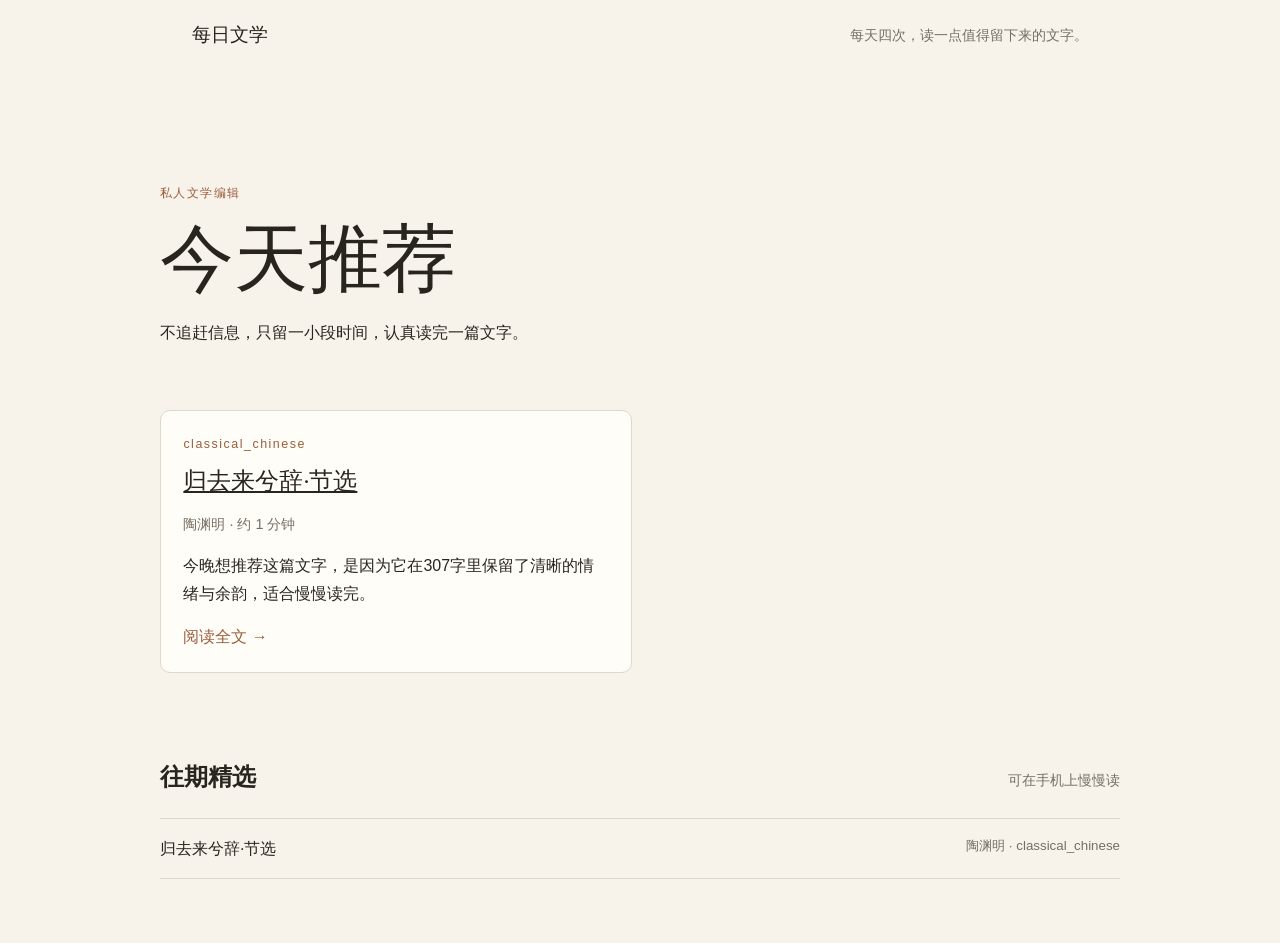
<file: site/index.html>
<!doctype html>
<html lang="zh-CN"><head><meta charset="utf-8"><meta name="viewport" content="width=device-width,initial-scale=1"><title>每日文学</title><link rel="stylesheet" href="static/css/main.css"></head>
<body><header class="site-header"><a class="brand" href="./">每日文学</a><span>每天四次，读一点值得留下来的文字。</span></header>
<main class="container"><section class="intro"><p class="kicker">私人文学编辑</p><h1>今天推荐</h1><p>不追赶信息，只留一小段时间，认真读完一篇文字。</p></section><section class="feature-grid"><article class="feature-card"><p class="kicker">classical_chinese</p><h2><a href="articles/20260916-2308-9f99a51d.html">归去来兮辞·节选</a></h2><p class="byline">陶渊明 · 约 1 分钟</p><p>今晚想推荐这篇文字，是因为它在307字里保留了清晰的情绪与余韵，适合慢慢读完。</p><a class="text-link" href="articles/20260916-2308-9f99a51d.html">阅读全文 →</a></article></section>
<section class="archive"><div class="section-heading"><h2>往期精选</h2><span>可在手机上慢慢读</span></div><ul><li><a href="articles/20260916-2308-9f99a51d.html"><span>归去来兮辞·节选</span><small>陶渊明 · classical_chinese</small></a></li></ul></section></main><script src="static/js/reader.js" defer></script></body></html>
</file>
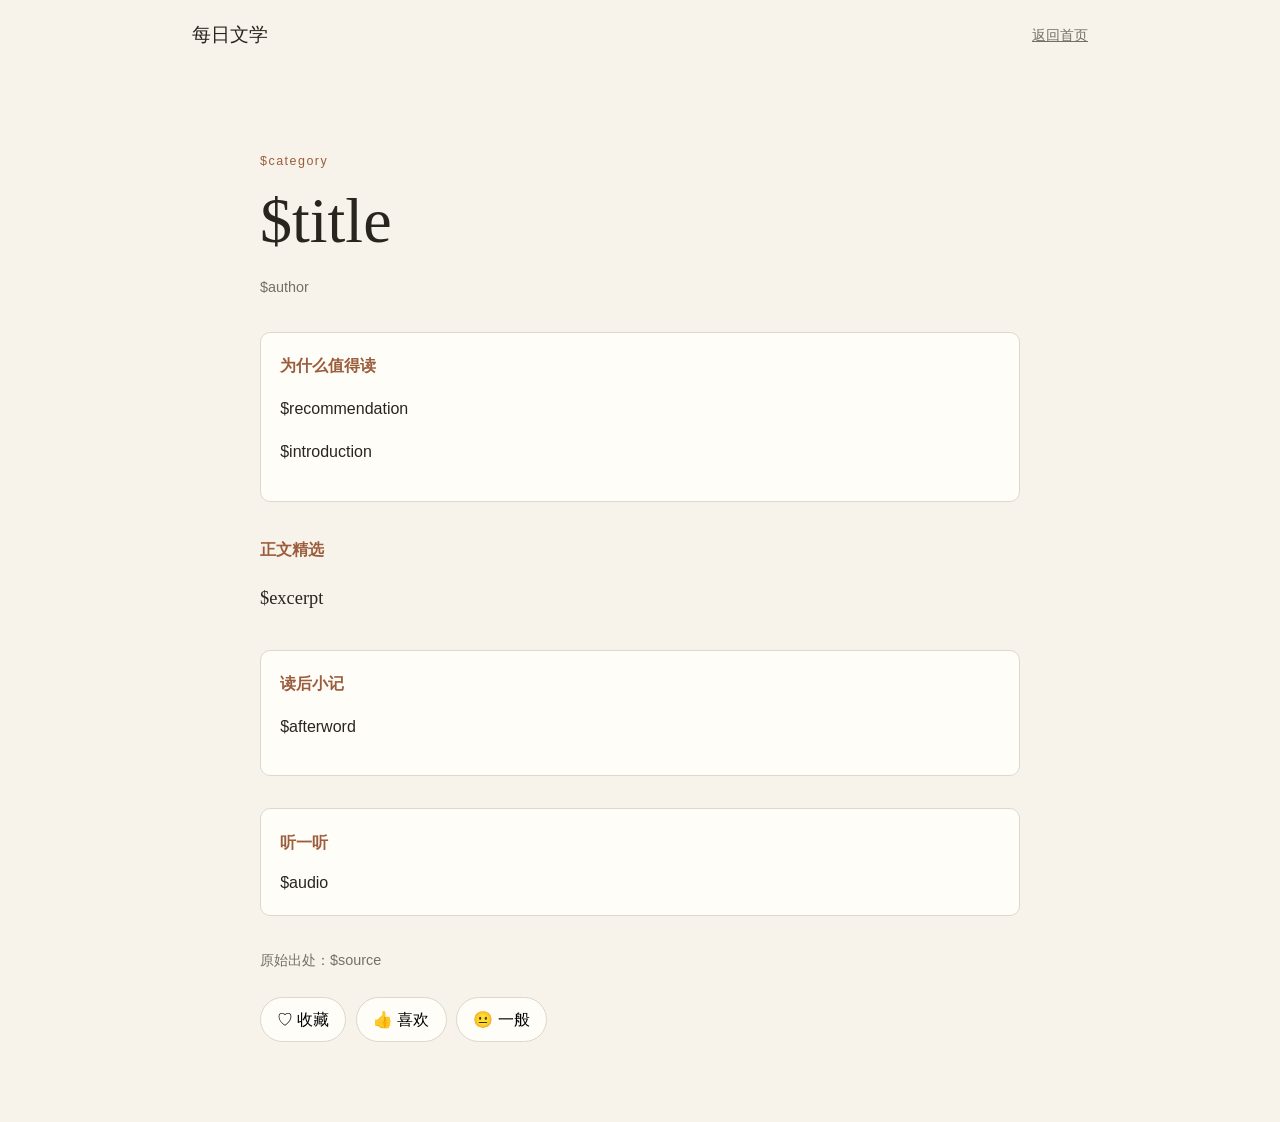
<file: templates/article.html>
<!doctype html>
<html lang="zh-CN"><head><meta charset="utf-8"><meta name="viewport" content="width=device-width,initial-scale=1"><title>$title｜每日文学</title><link rel="stylesheet" href="../static/css/main.css"></head>
<body><header class="site-header"><a class="brand" href="../">每日文学</a><a href="../">返回首页</a></header><main class="reading-page"><p class="kicker">$category</p><h1>$title</h1><p class="byline">$author</p><section class="editor-note"><h2>为什么值得读</h2><p>$recommendation</p><p>$introduction</p></section><article class="excerpt" data-article-id="$article_id"><h2>正文精选</h2>$excerpt</article><section class="afterword"><h2>读后小记</h2><p>$afterword</p></section><section class="player"><h2>听一听</h2>$audio</section><p class="source">原始出处：$source</p><div class="reader-actions"><button type="button" data-favorite>♡ 收藏</button><button type="button" data-feedback="like">👍 喜欢</button><button type="button" data-feedback="neutral">😐 一般</button></div></main><script src="../static/js/reader.js" defer></script></body></html>
</file>
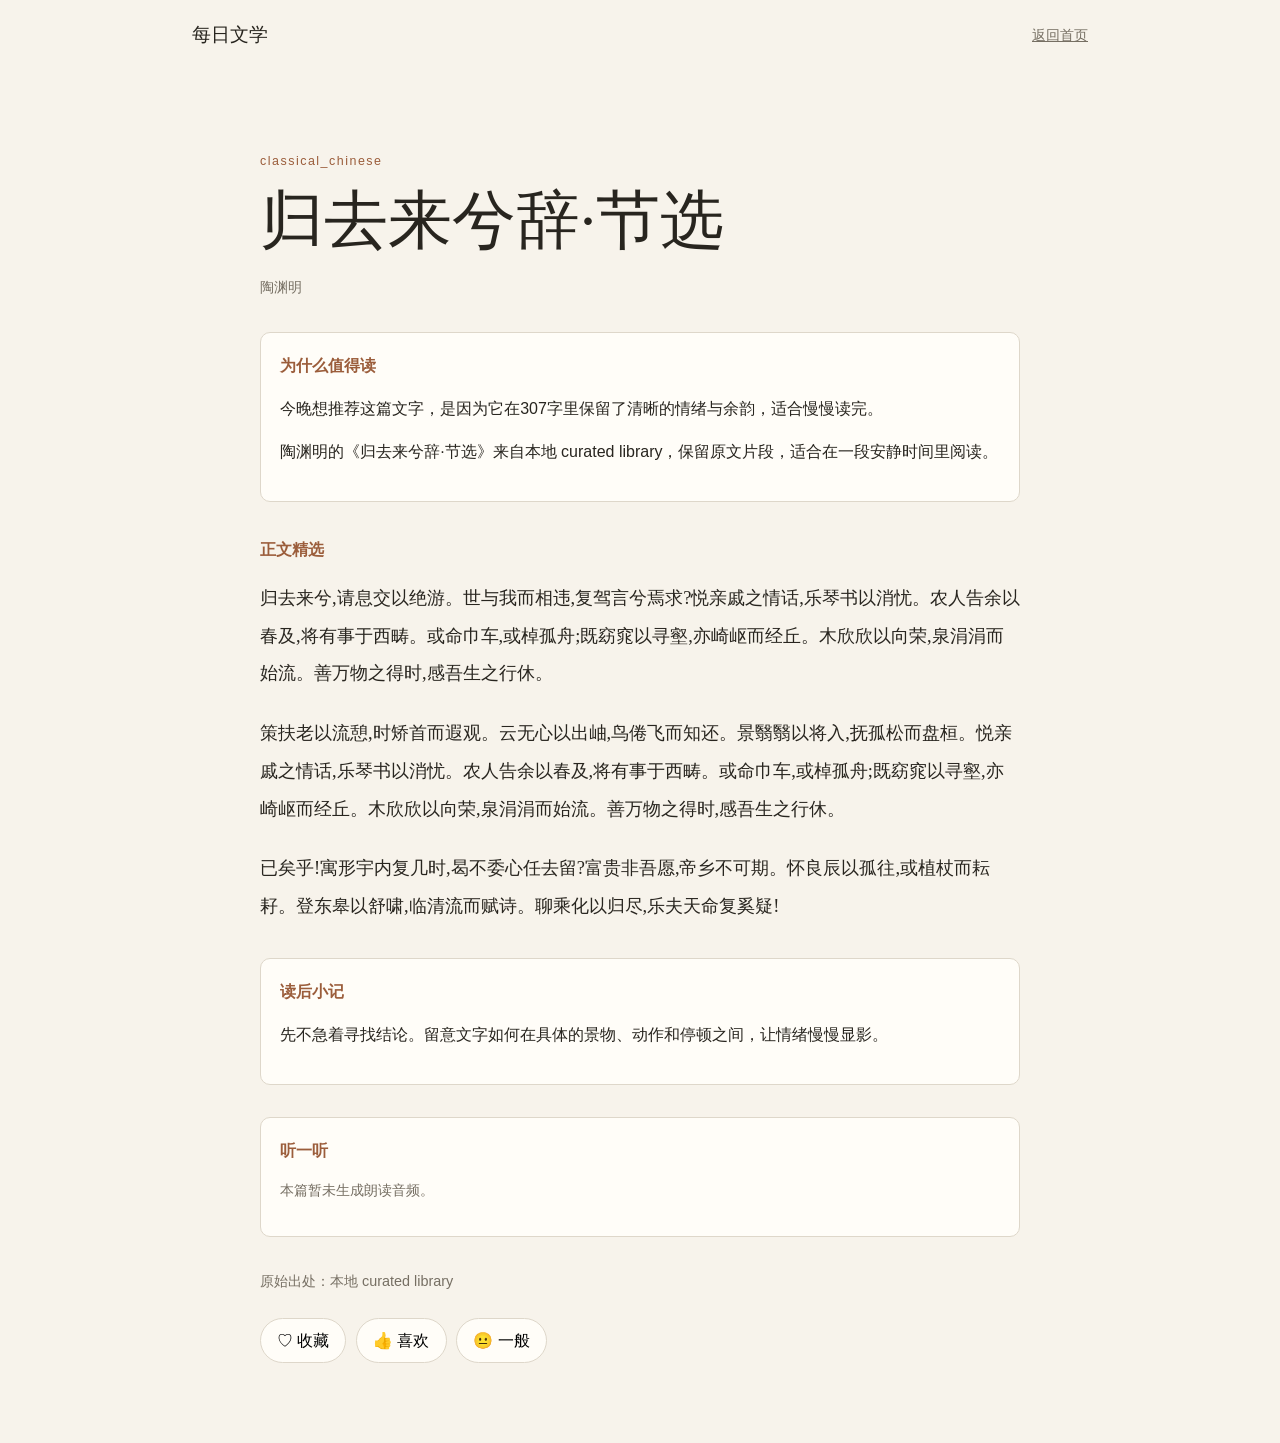
<file: site/articles/20260916-2308-9f99a51d.html>
<!doctype html>
<html lang="zh-CN"><head><meta charset="utf-8"><meta name="viewport" content="width=device-width,initial-scale=1"><title>归去来兮辞·节选｜每日文学</title><link rel="stylesheet" href="../static/css/main.css"></head>
<body><header class="site-header"><a class="brand" href="../">每日文学</a><a href="../">返回首页</a></header><main class="reading-page"><p class="kicker">classical_chinese</p><h1>归去来兮辞·节选</h1><p class="byline">陶渊明</p><section class="editor-note"><h2>为什么值得读</h2><p>今晚想推荐这篇文字，是因为它在307字里保留了清晰的情绪与余韵，适合慢慢读完。</p><p>陶渊明的《归去来兮辞·节选》来自本地 curated library，保留原文片段，适合在一段安静时间里阅读。</p></section><article class="excerpt" data-article-id="20260916-2308-9f99a51d"><h2>正文精选</h2><p>归去来兮,请息交以绝游。世与我而相违,复驾言兮焉求?悦亲戚之情话,乐琴书以消忧。农人告余以春及,将有事于西畴。或命巾车,或棹孤舟;既窈窕以寻壑,亦崎岖而经丘。木欣欣以向荣,泉涓涓而始流。善万物之得时,感吾生之行休。</p>
<p>策扶老以流憩,时矫首而遐观。云无心以出岫,鸟倦飞而知还。景翳翳以将入,抚孤松而盘桓。悦亲戚之情话,乐琴书以消忧。农人告余以春及,将有事于西畴。或命巾车,或棹孤舟;既窈窕以寻壑,亦崎岖而经丘。木欣欣以向荣,泉涓涓而始流。善万物之得时,感吾生之行休。</p>
<p>已矣乎!寓形宇内复几时,曷不委心任去留?富贵非吾愿,帝乡不可期。怀良辰以孤往,或植杖而耘耔。登东皋以舒啸,临清流而赋诗。聊乘化以归尽,乐夫天命复奚疑!</p></article><section class="afterword"><h2>读后小记</h2><p>先不急着寻找结论。留意文字如何在具体的景物、动作和停顿之间，让情绪慢慢显影。</p></section><section class="player"><h2>听一听</h2><p class="muted">本篇暂未生成朗读音频。</p></section><p class="source">原始出处：本地 curated library</p><div class="reader-actions"><button type="button" data-favorite>♡ 收藏</button><button type="button" data-feedback="like">👍 喜欢</button><button type="button" data-feedback="neutral">😐 一般</button></div></main><script src="../static/js/reader.js" defer></script></body></html>
</file>
<file: site/static/css/main.css>
:root{--paper:#f7f3eb;--surface:#fffdf8;--ink:#28251f;--muted:#766f63;--line:#ded7ca;--accent:#9b5d3b;--space:clamp(1rem,3vw,2rem)}
*{box-sizing:border-box}html{background:var(--paper);color:var(--ink);font-family:-apple-system,BlinkMacSystemFont,"PingFang SC","Microsoft YaHei",sans-serif;line-height:1.7}body{margin:0}a{color:inherit}button{font:inherit;cursor:pointer}.site-header{display:flex;justify-content:space-between;gap:1rem;align-items:center;max-width:960px;margin:auto;padding:1.2rem var(--space);color:var(--muted);font-size:.9rem}.brand{font-family:"Songti SC","STSong",serif;font-size:1.2rem;text-decoration:none;color:var(--ink)}.container,.reading-page{width:min(100% - 2rem,960px);margin:auto}.intro{padding:clamp(3rem,10vw,7rem) 0 3rem;max-width:680px}.kicker{color:var(--accent);font-size:.78rem;letter-spacing:.12em;margin:0 0 .65rem}.intro h1,.reading-page h1{font-family:"Songti SC","STSong",serif;font-weight:500;line-height:1.2;font-size:clamp(2.2rem,7vw,4.6rem);margin:.2rem 0 1rem}.feature-grid{display:grid;grid-template-columns:repeat(2,minmax(0,1fr));gap:1rem}.feature-card{background:var(--surface);border:1px solid var(--line);padding:1.4rem;border-radius:10px}.feature-card h2{font-family:"Songti SC","STSong",serif;font-weight:500;line-height:1.35;margin:.3rem 0}.byline,.muted,.source,.section-heading span{color:var(--muted);font-size:.9rem}.text-link{color:var(--accent);text-decoration:none}.archive{padding:4rem 0}.section-heading{display:flex;justify-content:space-between;align-items:baseline;border-bottom:1px solid var(--line);margin-bottom:0}.archive ul{list-style:none;margin:0;padding:0}.archive li{border-bottom:1px solid var(--line)}.archive li a{display:flex;justify-content:space-between;gap:1rem;padding:1rem 0;text-decoration:none}.archive small{color:var(--muted)}.reading-page{max-width:760px;padding:clamp(2rem,8vw,5rem) 0}.reading-page h1{font-size:clamp(2.2rem,8vw,4rem)}.editor-note,.afterword,.player{background:var(--surface);border:1px solid var(--line);padding:1.2rem;margin:2rem 0;border-radius:10px}.editor-note h2,.afterword h2,.player h2,.excerpt h2{font-size:1rem;font-weight:600;margin-top:0;color:var(--accent)}.excerpt{font-family:"Songti SC","STSong","Noto Serif SC",serif;font-size:1.15rem;line-height:2.05}.excerpt p{margin:0 0 1.2em}.player audio{width:100%}.reader-actions{display:flex;gap:.6rem;flex-wrap:wrap;margin-top:1.5rem}.reader-actions button{min-height:44px;border:1px solid var(--line);background:var(--surface);border-radius:999px;padding:.5rem 1rem}.reader-actions button:hover,.reader-actions button:focus-visible{border-color:var(--accent);color:var(--accent)}:focus-visible{outline:3px solid color-mix(in srgb,var(--accent) 55%,white);outline-offset:3px}@media(max-width:600px){.site-header{align-items:flex-start;flex-direction:column}.feature-grid{grid-template-columns:1fr}.archive li a{display:block}.archive small{display:block;margin-top:.25rem}.reading-page{width:min(100% - 1.5rem,760px)}.excerpt{font-size:1.08rem}}@media(prefers-color-scheme:dark){:root{--paper:#191713;--surface:#242019;--ink:#eee7db;--muted:#b1a797;--line:#4a4236;--accent:#d39369}}@media(prefers-reduced-motion:reduce){*{scroll-behavior:auto!important;transition:none!important}}
</file>
<file: static/css/main.css>
:root{--paper:#f7f3eb;--surface:#fffdf8;--ink:#28251f;--muted:#766f63;--line:#ded7ca;--accent:#9b5d3b;--space:clamp(1rem,3vw,2rem)}
*{box-sizing:border-box}html{background:var(--paper);color:var(--ink);font-family:-apple-system,BlinkMacSystemFont,"PingFang SC","Microsoft YaHei",sans-serif;line-height:1.7}body{margin:0}a{color:inherit}button{font:inherit;cursor:pointer}.site-header{display:flex;justify-content:space-between;gap:1rem;align-items:center;max-width:960px;margin:auto;padding:1.2rem var(--space);color:var(--muted);font-size:.9rem}.brand{font-family:"Songti SC","STSong",serif;font-size:1.2rem;text-decoration:none;color:var(--ink)}.container,.reading-page{width:min(100% - 2rem,960px);margin:auto}.intro{padding:clamp(3rem,10vw,7rem) 0 3rem;max-width:680px}.kicker{color:var(--accent);font-size:.78rem;letter-spacing:.12em;margin:0 0 .65rem}.intro h1,.reading-page h1{font-family:"Songti SC","STSong",serif;font-weight:500;line-height:1.2;font-size:clamp(2.2rem,7vw,4.6rem);margin:.2rem 0 1rem}.feature-grid{display:grid;grid-template-columns:repeat(2,minmax(0,1fr));gap:1rem}.feature-card{background:var(--surface);border:1px solid var(--line);padding:1.4rem;border-radius:10px}.feature-card h2{font-family:"Songti SC","STSong",serif;font-weight:500;line-height:1.35;margin:.3rem 0}.byline,.muted,.source,.section-heading span{color:var(--muted);font-size:.9rem}.text-link{color:var(--accent);text-decoration:none}.archive{padding:4rem 0}.section-heading{display:flex;justify-content:space-between;align-items:baseline;border-bottom:1px solid var(--line);margin-bottom:0}.archive ul{list-style:none;margin:0;padding:0}.archive li{border-bottom:1px solid var(--line)}.archive li a{display:flex;justify-content:space-between;gap:1rem;padding:1rem 0;text-decoration:none}.archive small{color:var(--muted)}.reading-page{max-width:760px;padding:clamp(2rem,8vw,5rem) 0}.reading-page h1{font-size:clamp(2.2rem,8vw,4rem)}.editor-note,.afterword,.player{background:var(--surface);border:1px solid var(--line);padding:1.2rem;margin:2rem 0;border-radius:10px}.editor-note h2,.afterword h2,.player h2,.excerpt h2{font-size:1rem;font-weight:600;margin-top:0;color:var(--accent)}.excerpt{font-family:"Songti SC","STSong","Noto Serif SC",serif;font-size:1.15rem;line-height:2.05}.excerpt p{margin:0 0 1.2em}.player audio{width:100%}.reader-actions{display:flex;gap:.6rem;flex-wrap:wrap;margin-top:1.5rem}.reader-actions button{min-height:44px;border:1px solid var(--line);background:var(--surface);border-radius:999px;padding:.5rem 1rem}.reader-actions button:hover,.reader-actions button:focus-visible{border-color:var(--accent);color:var(--accent)}:focus-visible{outline:3px solid color-mix(in srgb,var(--accent) 55%,white);outline-offset:3px}@media(max-width:600px){.site-header{align-items:flex-start;flex-direction:column}.feature-grid{grid-template-columns:1fr}.archive li a{display:block}.archive small{display:block;margin-top:.25rem}.reading-page{width:min(100% - 1.5rem,760px)}.excerpt{font-size:1.08rem}}@media(prefers-color-scheme:dark){:root{--paper:#191713;--surface:#242019;--ink:#eee7db;--muted:#b1a797;--line:#4a4236;--accent:#d39369}}@media(prefers-reduced-motion:reduce){*{scroll-behavior:auto!important;transition:none!important}}
</file>
